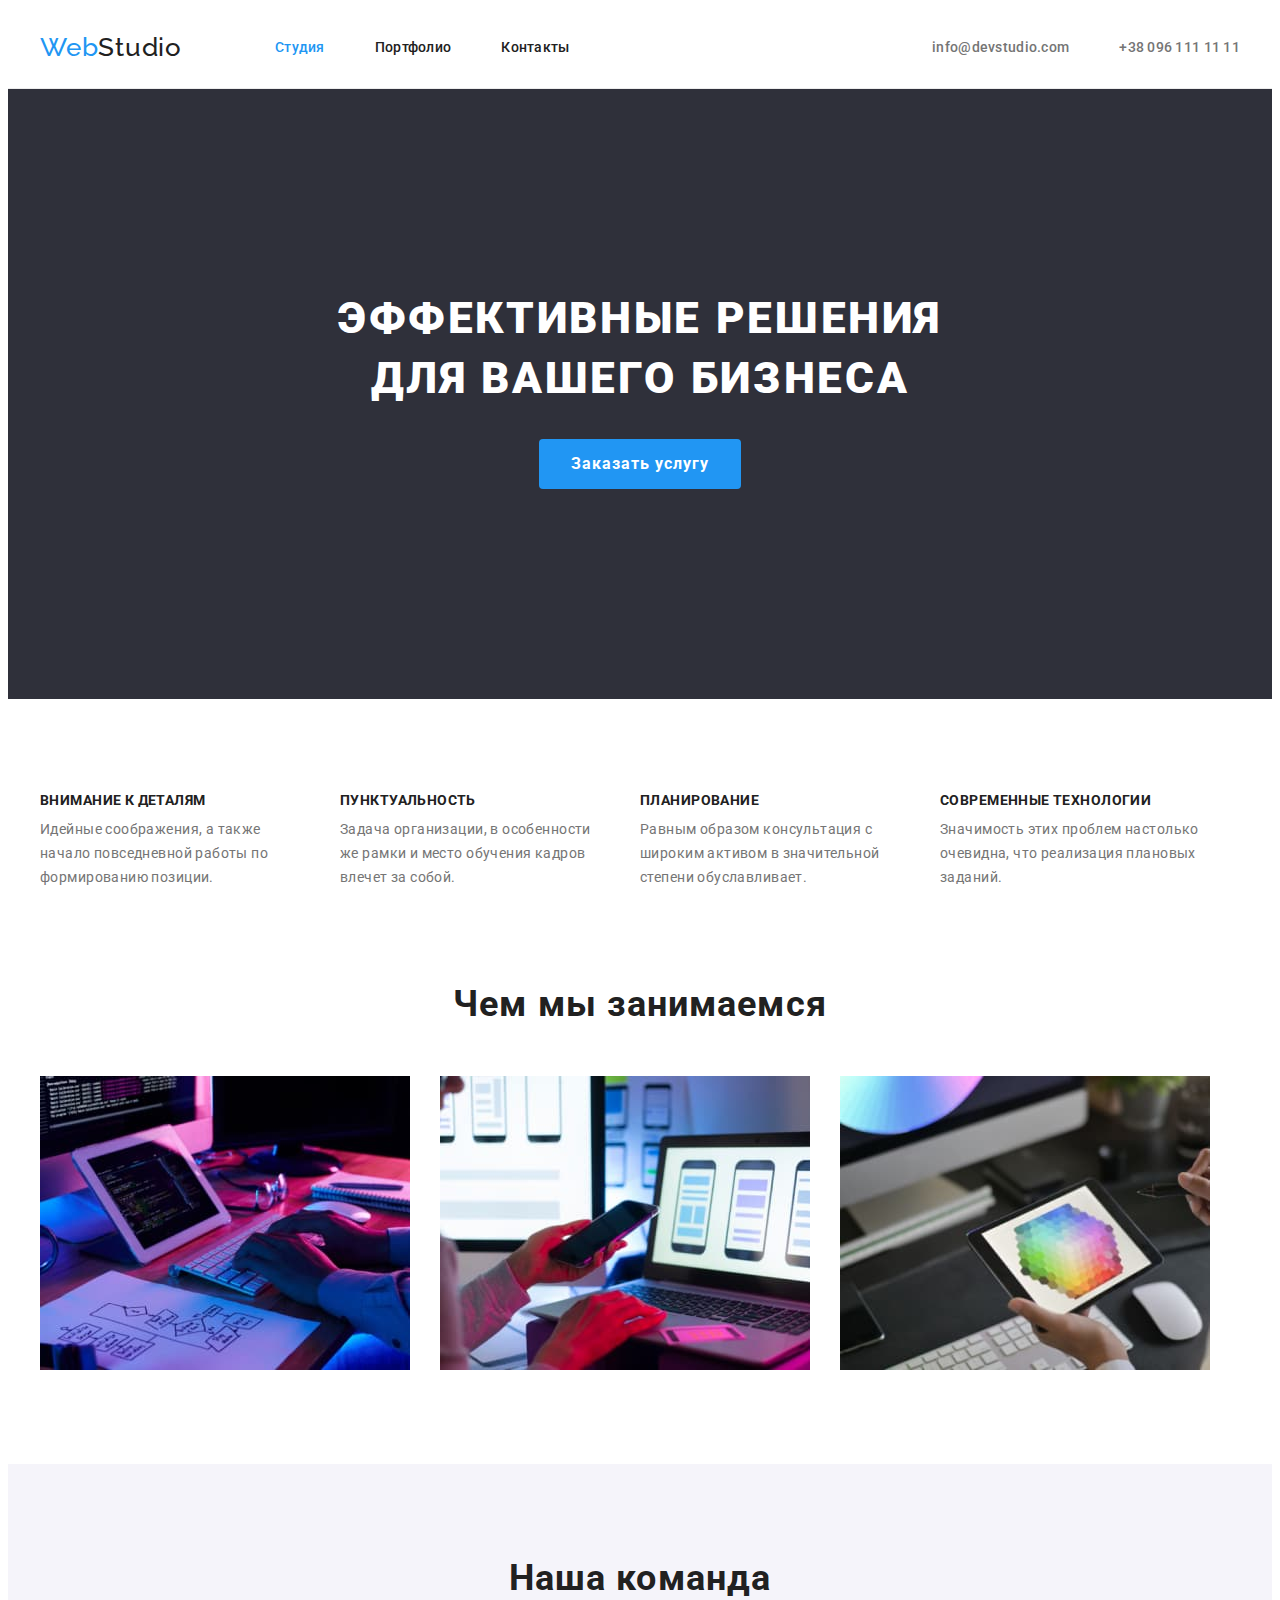
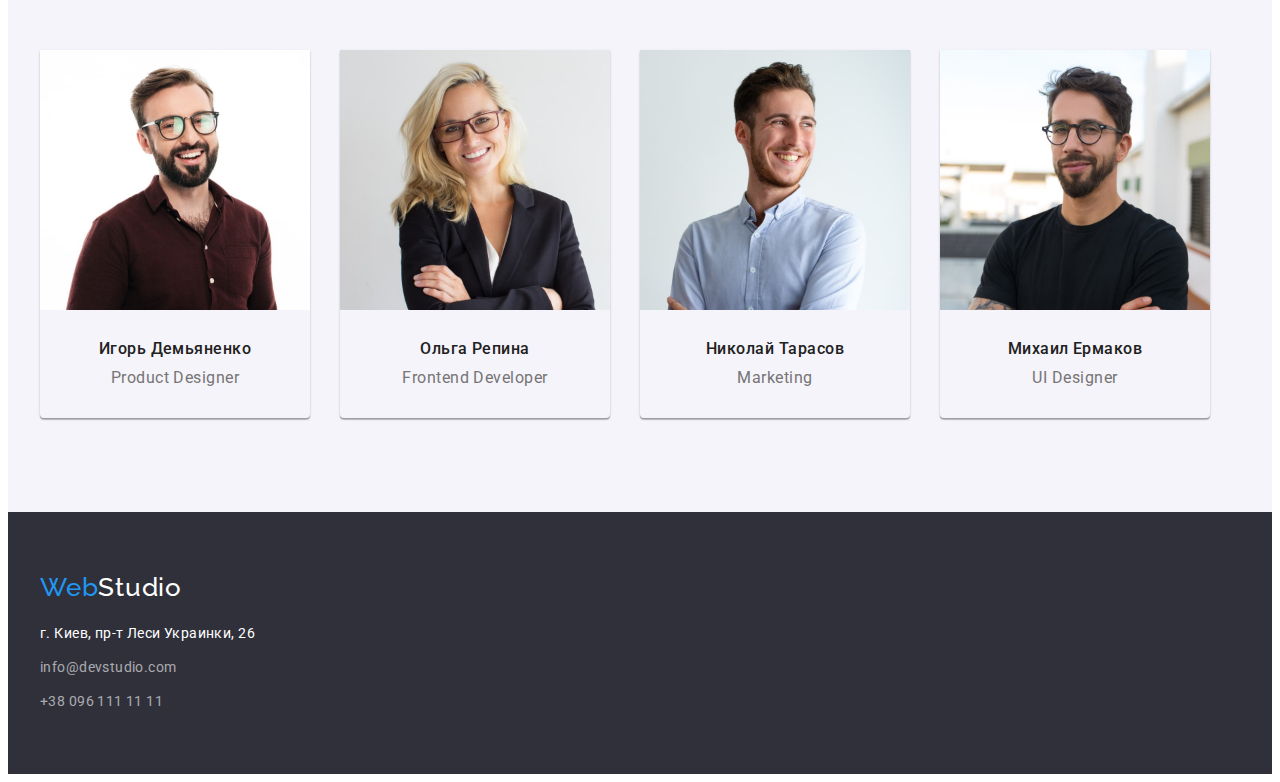
<file: index.html>
<!DOCTYPE html>
<html lang="ru">

<head>
    <meta charset="UTF-8">
    <meta http-equiv="X-UA-Compatible" content="IE=edge">
    <meta name="viewport" content="width=device-width, initial-scale=1.0">
    <title>WebStudio</title>
    <link rel="preconnect" href="https://fonts.googleapis.com">
    <link rel="preconnect" href="https://fonts.gstatic.com" crossorigin>
    <link href="https://fonts.googleapis.com/css2?family=Raleway:wght@700&family=Roboto:wght@400;500;700;900&display=swap"
    rel="stylesheet">
    <link rel="stylesheet" href="https://cdnjs.cloudflare.com/ajax/libs/modern-normalize/1.1.0/modern-normalize.min.css"
        integrity="sha512-wpPYUAdjBVSE4KJnH1VR1HeZfpl1ub8YT/NKx4PuQ5NmX2tKuGu6U/JRp5y+Y8XG2tV+wKQpNHVUX03MfMFn9Q=="
        crossorigin="anonymous" referrerpolicy="no-referrer" />
    <link rel="stylesheet" href="./CSS/styles.css">
</head>

<body class="body">
    <!--Навигация и контакты-->
    <header class="header">   
        <div class="container header-container">              
        <nav class="navigation">
            <a class="link logo" href="/">Web<span class="part-logo">Studio</span></a>
            <ul class="nav-list list">
                <li class="nav-list-item">
                    <a class="link current" href="./index.html">Студия</a></li>
                <li class="nav-list-item">
                    <a class="link" href="./portfolio.html">Портфолио</a></li>
                <li class="nav-list-item">
                    <a class="link" href="">Контакты</a></li>
            </ul>
        </nav>
        <div class="">
        <ul class="contacts list">
            <li class="contacts-item">
                <a class="contacts-link link" href="mailto:info@devstudio.com">info@devstudio.com</a></li>
            <li class="contacts-item">
                <a class="contacts-link link" href="tel:+380961111111">+38 096 111 11 11</a></li>
        </ul>
        </div>
        </div>
    </header>
    <main>
        <!--Герой-->
        <section class="hero">     
            <div class="container">
            <h1 class="title">Эффективные решения <br>для вашего бизнеса</h1>
            <button class="hero-button btn" type="button">Заказать услугу</button> 
            </div>
        </section>
        <!--Секция 1 "качества"-->
        <section class="section-qualities">
            <div class="container">
            <h2 class="header-section-qualities">Мы гарантируем</h2>
            <ul class="qualities-list list">
                <li class="qualities-list-item">
                    <h3 class="qualities-head-list">Внимание к деталям</h3>
                    <p class="qualities-list-text">Идейные соображения, а также начало повседневной работы по формированию позиции.</p>
                </li>
                <li class="qualities-list-item"> 
                    <h3 class="qualities-head-list">Пунктуальность</h3>
                    <p class="qualities-list-text">Задача организации, в особенности же рамки и место обучения кадров влечет за собой.</p>
                </li>
                <li class="qualities-list-item">
                    <h3 class="qualities-head-list">Планирование</h3>
                    <p class="qualities-list-text">Равным образом консультация с широким активом в значительной степени обуславливает.</p>
                </li>
                <li class="qualities-list-item">
                    <h3 class="qualities-head-list">Современные технологии</h3>
                    <p class="qualities-list-text">Значимость этих проблем настолько очевидна, что реализация плановых заданий.</p>
                </li>
            </ul>
        </div>
        </section>
        <!--Секция 2 "Услуги"-->
        <section class="section-services">
            <div class="container">
            <h2 class="header-section">Чем мы занимаемся</h2>
            <ul class="services-list list">
                <li class="services-list-item">
                    <img src="./image/FrontEnd.jpg" alt="ФронтЕнд" width="370" class="service-img" />
                </li>
                <li class="services-list-item">
                    <img src="./image/Marketing.jpg" alt="Маркетинг" width="370" class="service-img" />
                </li>
                <li class="services-list-item">
                    <img src="./image/Designer.jpg" alt="Дизайн" width="370" class="service-img" />
                </li>
                
                </ul>
            </div>
        </section>
        <!--Секция 3 "Команда"-->
        <section class="section-team">
            <div class="container">
            <h2 class="header-section">Наша команда</h2>
            <ul class="team-list list">
                <li class="team-list-item team-border">
                    <img src="./image/IgorDemyanenko.jpg" alt="Дизайнер" width="270" class="team-img" />
                    <div class="names-position">
                    <h3 class="names">Игорь Демьяненко</h3>
                    <p class="position ">Product Designer</p>
                    </div>
                </li>
                <li class="team-list-item team-border">
                    <img src="./image/OlgaRepina.jpg" alt="Фронтенд разработчик" width="270" class="team-img" />
                    <div class="names-position">
                    <h3 class="names">Ольга Репина</h3>
                    <p class="position ">Frontend Developer</p>
                    </div>
                </li>
                <li class="team-list-item team-border">
                    <img src="./image/NikolaiTarasov.jpg" alt="Маркетинг" width="270" class="team-img" />
                    <div class="names-position">
                    <h3 class="names">Николай Тарасов</h3>
                    <p class="position">Marketing</p>
                    </div>
                </li>
                <li class="team-list-item team-border">
                    <img src="./image/MikhailErmakov.jpg" alt="Дизайнер интерфейсов" width="270" class="team-img" />
                    <div class="names-position">
                    <h3 class="names">Михаил Ермаков</h3>
                    <p class="position">UI Designer</p>
                    </div>
                </li>
            </ul>
            </div>
        </section>
        <footer class="footer">
            <div class="container">
            <a class="link logo" href="/">Web<span class="footer-part-logo">Studio</span></a>
            <address class="footer-address">
                <ul class="address-list list">
                    <li class="address-list-item">
                        <a class="address-list-location link" href="https://goo.gl/maps/WCJeutTfx12b1jP4A">г. Киев, пр-т Леси Украинки, 26</a></li>
                    <li class="address-list-item">
                        <a class="address-list-text link" href="mailto:info@devstudio.com">info@devstudio.com</a></li>
                    <li class="address-list-item">
                        <a class="address-list-text link" href="tel:+380961111111">+38 096 111 11 11</a></li>
                </ul>
            </address>
        </div>
        </footer>

    </main>
</body>

</html>
</file>
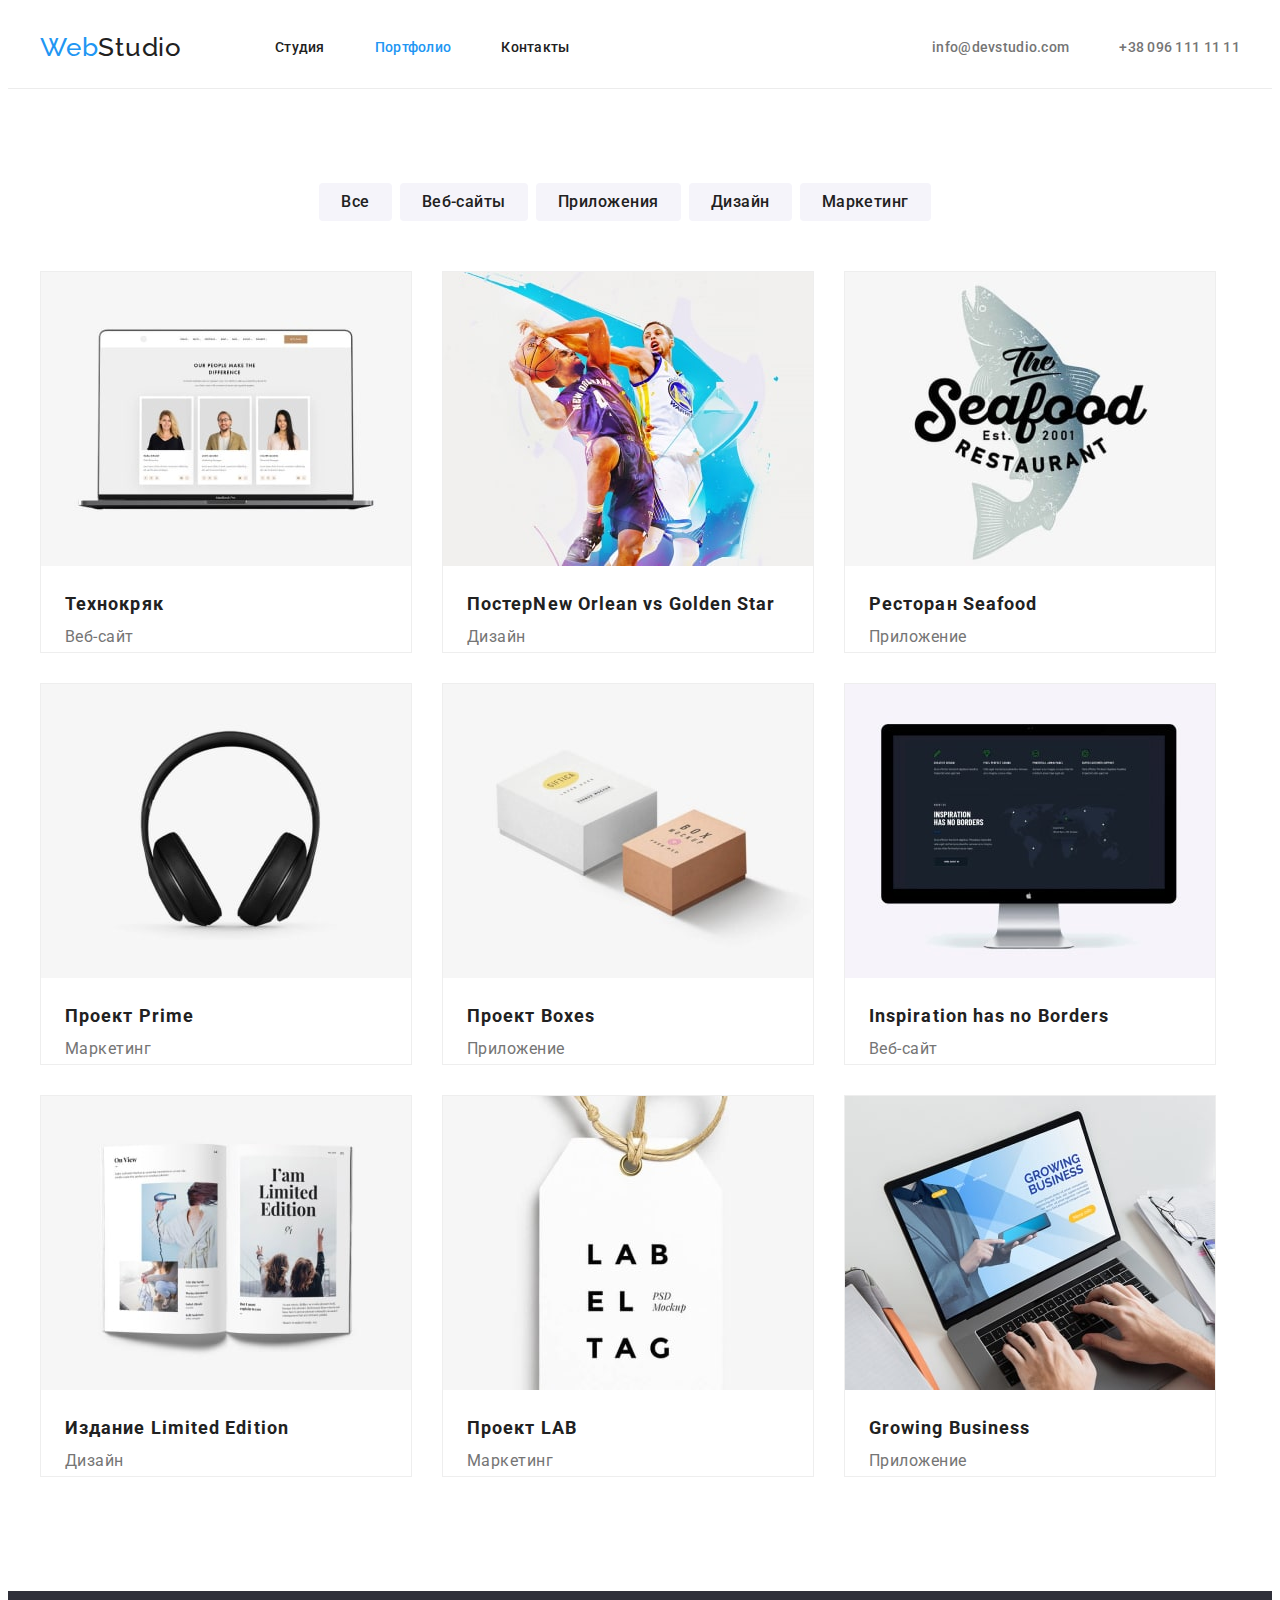
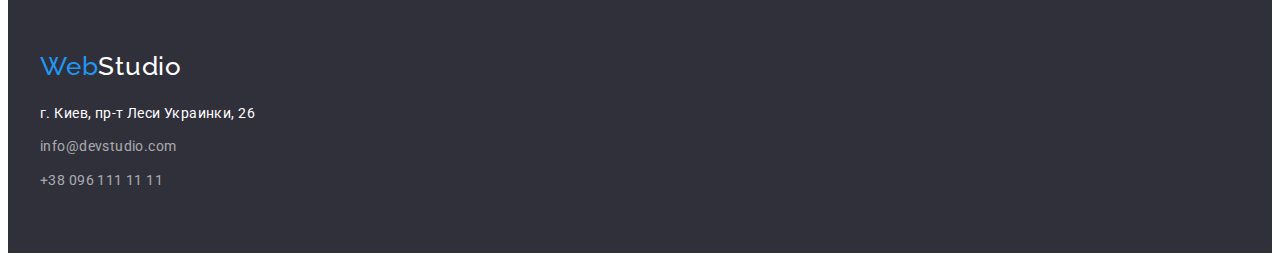
<file: portfolio.html>
<!DOCTYPE html>
<html lang="ru">

<head>
    <meta charset="UTF-8">
    <meta http-equiv="X-UA-Compatible" content="IE=edge">
    <meta name="viewport" content="width=device-width, initial-scale=1.0">
    <title>Portfolio</title>
    <link rel="preconnect" href="https://fonts.googleapis.com">
    <link rel="preconnect" href="https://fonts.gstatic.com" crossorigin>
    <link href="https://fonts.googleapis.com/css2?family=Raleway:wght@700&family=Roboto:wght@400;500;700;900&display=swap"
        rel="stylesheet">
    <link rel="stylesheet" href="https://cdnjs.cloudflare.com/ajax/libs/modern-normalize/1.1.0/modern-normalize.min.css"
            integrity="sha512-wpPYUAdjBVSE4KJnH1VR1HeZfpl1ub8YT/NKx4PuQ5NmX2tKuGu6U/JRp5y+Y8XG2tV+wKQpNHVUX03MfMFn9Q=="
            crossorigin="anonymous" referrerpolicy="no-referrer" />
    <link rel="stylesheet" href="./CSS/styles.css">
</head>
<body class="body">
    <!--Навигация и контакты-->
    <header class="header">
        <div class="container header-container">
            <nav class="navigation">
                <a class="link logo" href="/">Web<span class="part-logo">Studio</span></a>
                <ul class="nav-list list">
                    <li class="nav-list-item">
                        <a class="link" href="./index.html">Студия</a>
                    </li>
                    <li class="nav-list-item">
                        <a class="link current" href="./portfolio.html">Портфолио</a>
                    </li>
                    <li class="nav-list-item">
                        <a class="link" href="">Контакты</a>
                    </li>
                </ul>
            </nav>
            <div class="">
                <ul class="contacts list">
                    <li class="contacts-item">
                        <a class="contacts-link link" href="mailto:info@devstudio.com">info@devstudio.com</a>
                    </li>
                    <li class="contacts-item">
                        <a class="contacts-link link" href="tel:+380961111111">+38 096 111 11 11</a>
                    </li>
                </ul>
            </div>
        </div>
    </header>
    <section class="section-projects">
        <div class="container">
        <ul class="filters-list list">
            <li class="filters-list-item">
                <button class="filters-btn btn" type="button">Все</button></li>
            <li class="filters-list-item">
                <button class="filters-btn btn" type="button">Веб-сайты</button></li>
            <li class="filters-list-item">
                <button class="filters-btn btn" type="button">Приложения</button></li>
            <li class="filters-list-item">
                <button class="filters-btn btn" type="button">Дизайн</button></li>
            <li class="filters-list-item">
                <button class="filters-btn btn" type="button">Маркетинг</button></li>
        </ul>
        <h2 class="main-header-projects">Наши работы</h2>
        <ul class="projects-list list">
            <li class="projects-list-item">   
                <img src="./image/technoquack-min.jpg" alt="technoquack" width="370" class="projects-img" />
                <div class="projects-list-position">
                <h3 class="header-projects">Технокряк</h3>
                <p class="projects-text">Веб-сайт</p>
                </div>
            </li>
            <li class="projects-list-item">
                <img src="./image/NewOrleanvsGoldenStarposter-min.jpg" alt="New Orlean vs Golden Star poster" width="370" class="projects-img" />
                <div class="projects-list-position">               
                <h3 class="header-projects">Постер<span lang="en">New Orlean vs Golden Star</span></h3>
                <p class="projects-text">Дизайн</p>
                </div>
            </li>
            <li class="projects-list-item">
                <img src="./image/SeafoodRestaurant-min.jpg" alt="Seafood Restaurant" width="370" class="projects-img" />
                <div class="projects-list-position">                  
                <h3 class="header-projects">Ресторан <span lang="en">Seafood</span></h3>
                <p class="projects-text">Приложение</p>
                </div>
            </li>
            <li class="projects-list-item">
                <img src="./image/Primeproject-min.jpg" alt="Prime project" width="370" class="projects-img" />
                <div class="projects-list-position">           
                <h3 class="header-projects">Проект <span lang="en">Prime</span></h3>
                <p class="projects-text">Маркетинг</p>
                </div>
            </li>
            <li class="projects-list-item">
                
                <img src="./image/ProjectBoxes-min.jpg" alt="Project Boxes" width="370" class="projects-img" />
                <div class="projects-list-position">
                <h3 class="header-projects">Проект <span lang="en">Boxes</span></h3>
                <p class="projects-text">Приложение</p>
                </div>
            </li>
            <li class="projects-list-item">
                <img src="./image/InspirationhasnoBorders-min.jpg" alt="Inspiration has no Borders" width="370" class="projects-img" />
                <div class="projects-list-position">
                <h3 lang="en" class="header-projects">Inspiration has no Borders</h3>
                <p class="projects-text">Веб-сайт</p>
                </div>
            </li>
            <li class="projects-list-item">  
                <img src="./image/Limitededition-min.jpg" alt="Limited edition" width="370" class="projects-img" />
                <div class="projects-list-position">
                <h3 class="header-projects">Издание <span lang="en">Limited Edition</span></h3>
                <p class="projects-text">Дизайн</p>
                </div>
            </li>
            <li class="projects-list-item">
                
                <img src="./image/LABproject-min.jpg" alt="LAB project" width="370" class="projects-img" />
                <div class="projects-list-position">
                <h3 class="header-projects">Проект <span lang="en">LAB</span></h3>
                <p class="projects-text">Маркетинг</p>
                </div>
            </li>
            <li class="projects-list-item">
                
                <img src="./image/GrowingBusiness-min.jpg" alt="Growing Business" width="370" class="projects-img" />
                <div class="projects-list-position">
                <h3 lang="en" class="header-projects">Growing Business</h3>
                <p class="projects-text">Приложение</p>
                </div>
            </li>
            
        </ul>
        </div>
    </section>
<footer class="footer">
    <div class="container">
        <a class="link logo" href="/">Web<span class="footer-part-logo">Studio</span></a>
        <address class="footer-address">
            <ul class="address-list list">
                <li class="address-list-item">
                    <a class="address-list-location link" href="https://goo.gl/maps/WCJeutTfx12b1jP4A">г. Киев, пр-т
                        Леси Украинки, 26</a>
                </li>
                <li class="address-list-item">
                    <a class="address-list-text link" href="mailto:info@devstudio.com">info@devstudio.com</a>
                </li>
                <li class="address-list-item">
                    <a class="address-list-text link" href="tel:+380961111111">+38 096 111 11 11</a>
                </li>
            </ul>
        </address>
    </div>
</footer>
</body>
</file>
<file: CSS/styles.css>
/*========START COMPONENTS========*/
:root {
  --main-color: #212121;
  --accent-color: #2196f3;
  --secondary-text-color: #757575;
  --third-text-color: #ffffff;
  --primary-font-family: "Roboto", sans-serif;
  --secondary-font-family: "Raleway", sans-serif;
}
.list {
  list-style: none;
  padding: 0px;
  margin: 0px;
}
.link {
  text-decoration: none;
  font-family: var(--primary-font-family);
  font-style: normal;
  font-weight: 500;
  font-size: 14px;
  line-height: 1.14;
  letter-spacing: 0.02em;

  color: var(--main-color);
}

.link:hover,
.link:focus {
  color: var(--accent-color);
}

.btn {
  display: block;
  cursor: pointer;
}

.current {
  color: var(--accent-color);
}

.body {
  color: var(main-color);
  font-family: var(--primary-font-family);
}

h1,
h2,
h3,
h4,
h5,
p {
  margin-top: 0;
  margin-bottom: 0;
}

ul,
ol {
  margin-top: 0;
  margin-bottom: 0;
  padding-left: 0;
}

address {
  font-style: normal;
}

img {
  display: block;
}

.container {
  width: 1200px;
  margin-left: auto;
  margin-right: auto;
  padding-left: 15px;
  padding-right: 15px;
}

.header-container {
  display: flex;
  align-items: center;
  justify-content: space-between;
}

/*========END COMPONENTS========*/
/*========START HEADER========*/

.header {
  border-bottom: 1px solid #ececec;
}

.logo {
  padding-top: 24px;
  padding-bottom: 25px;
  margin-right: 93px;
  font-family: var(--secondary-font-family);
  font-size: 26px;
  line-height: 1.19;
  letter-spacing: 0.03em;
  color: var(--accent-color);
}

.part-logo {
  color: var(--main-color);
}

.contacts-item:not(:last-child) {
  margin-right: 50px;
}

.contacts-link {
  font-family: var(--primary-font-family);
  font-style: normal;
  font-weight: 500;
  font-size: 14px;
  line-height: 1.14;
  letter-spacing: 0.02em;
  color: var(--secondary-text-color);
}
.navigation {
  display: flex;
  align-items: center;
}
.nav-list {
  display: flex;
  align-items: center;
  font-family: var(--primary-font-family);
  font-style: normal;
  font-weight: 500;
  font-size: 14px;
  line-height: 1.14;
  letter-spacing: 0.02em;
  color: var(--main-color);
}

.nav-list-item:not(:last-child) {
  margin-right: 50px;
}
.nav-list-item .link {
  padding-top: 32px;
  padding-bottom: 32px;
}

.contacts {
  display: flex;
  font-family: var(--primary-font-family);
  font-style: normal;
  font-weight: 500;
  font-size: 14px;
  line-height: 1.14;
  letter-spacing: 0.02em;
  color: var(--secondary-text-color);
}

.contacts-link {
  padding-top: 35px;
  padding-bottom: 35px;
}

/*========END HEADER========*/
/*========START HERO========*/
.hero {
  background: #2f303a;
  padding-top: 200px;
  padding-bottom: 210px;
}

.title {
  margin-bottom: 30px;
  font-family: var(--primary-font-family);
  font-style: normal;
  font-weight: 900;
  font-size: 44px;
  line-height: 1.36;
  letter-spacing: 0.06em;
  text-transform: uppercase;
  text-align: center;
  color: var(--third-text-color);
}

.hero-button {
  margin: 0 auto;
  border: none;
  padding-top: 10px;
  padding-bottom: 10px;
  padding-right: 32px;
  padding-left: 32px;
  border-radius: 4px;
  font-family: var(--primary-font-family);
  font-style: normal;
  font-weight: bold;
  font-size: 16px;
  line-height: 1.87;
  display: block;
  align-items: center;
  letter-spacing: 0.06em;
  color: var(--third-text-color);
  background: var(--accent-color);
}
.hero-button:hover,
.hero-button:focus {
  background: #188ce8;
}

/*========END HERO========*/
/*========1 SECTION START========*/
.section-qualities {
  padding-bottom: 94px;
  padding-top: 94px;
}
.header-section-qualities {
  display: none;
}
.qualities-head-list {
  margin-bottom: 10px;
}
.qualities-list {
  display: flex;
}
.qualities-list-item {
  width: 270px;
}
.qualities-list-item:not(:last-child) {
  margin-right: 30px;
}
.qualities-head-list {
  font-family: var(--primary-font-family);
  font-style: normal;
  font-weight: bold;
  font-size: 14px;
  line-height: 1.14;
  letter-spacing: 0.03em;
  text-transform: uppercase;

  color: var(--main-color);
}

.qualities-list-text {
  font-family: var(--primary-font-family);
  font-style: normal;
  font-weight: normal;
  font-size: 14px;
  line-height: 1.71;

  letter-spacing: 0.03em;

  color: var(--secondary-text-color);
}
/*========1 SECTION END========*/
/*========2 SECTION START========*/

.section-services {
  padding-bottom: 94px;
}

.header-section {
  margin-bottom: 50px;
  font-family: var(--primary-font-family);
  font-style: normal;
  font-weight: bold;
  font-size: 36px;
  line-height: 1.16;
  letter-spacing: 0.03em;
  text-align: center;
  color: var(--main-color);
}
.services-list {
  display: flex;
}
.services-list-item:not(:last-child) {
  padding-right: 30px;
}

/*========2 SECTION END========*/
/*========3 SECTION START========*/
.section-team {
  padding-top: 94px;
  background: #f5f4fa;
  padding-bottom: 94px;
}

.team-list {
  display: flex;
}
.team-list-item:not(:last-child) {
  margin-right: 30px;
}
.team-list-item {
  box-shadow: 0px 1px 3px rgba(0, 0, 0, 0.12), 0px 1px 1px rgba(0, 0, 0, 0.14),
    0px 2px 1px rgba(0, 0, 0, 0.2);
  border-radius: 0px 0px 4px 4px;
}

.names-position {
  padding-top: 30px;
  padding-bottom: 30px;
}
.names {
  padding-bottom: 10px;
  font-family: var(--primary-font-family);
  font-style: normal;
  font-weight: 500;
  font-size: 16px;
  line-height: 1.18;
  text-align: center;
  letter-spacing: 0.03em;
  color: var(--main-color);
}

.position {
  font-family: var(--primary-font-family);
  font-style: normal;
  font-weight: normal;
  font-size: 16px;
  line-height: 1.18;
  text-align: center;
  letter-spacing: 0.03em;

  color: var(--secondary-text-color);
}
/*========3 SECTION END========*/
/*========PORTFOLIO START========*/
.section-projects {
  padding-top: 94px;
  padding-bottom: 114px;
}
.main-header-projects {
  display: none;
}

.filters-list {
  margin-bottom: 50px;
  display: flex;
  justify-content: center;
  padding-right: 30px;
}

.filters-list-item:not(:last-child) {
  margin-right: 8px;
}
.filters-btn {
  padding-top: 6px;
  padding-bottom: 6px;
  padding-right: 22px;
  padding-left: 22px;
  background: #f5f4fa;
  border: none;
  border-radius: 4px;
  font-family: var(--primary-font-family);
  font-style: normal;
  font-weight: 500;
  font-size: 16px;
  line-height: 1.62;
  text-align: center;
  letter-spacing: 0.03em;
  color: var(--main-color);
}
.filters-btn:hover,
.filters-btn:focus {
  background: var(--accent-color);
  color: var(--third-text-color);
}

.projects-list {
  margin-right: -30px;
  display: flex;
  flex-wrap: wrap;
}

.projects-list-item {
  background: #ffffff;
  border: 1px solid #eeeeee;
  box-sizing: border-box;
}

.projects-list-item:not(:nth-child(3n)) {
  margin-right: 30px;
}

.projects-list-item:not(:nth-last-child(-n + 3)) {
  margin-bottom: 30px;
}

.projects-img {
  width: 370px;
  padding-bottom: 20px;
}

.header-projects {
  padding-left: 24px;
  padding-right: 24px;
  font-family: var(--primary-font-family);
  font-style: normal;
  font-weight: bold;
  font-size: 18px;
  line-height: 2;
  letter-spacing: 0.06em;
  color: var(--main-color);
}

.projects-text {
  padding-left: 24px;
  font-family: var(--primary-font-family);
  font-style: normal;
  font-weight: normal;
  font-size: 16px;
  line-height: 1.87;
  letter-spacing: 0.03em;
  color: var(--secondary-text-color);
}
/*========PORTFOLIO END========*/
/*========FOOTER START========*/
.footer {
  background: #2f303a;
  padding-top: 60px;
  padding-bottom: 60px;
}
.footer-address {
  margin-top: 20px;
}
.address-list-location {
  font-family: var(--primary-font-family);
  font-style: normal;
  font-weight: normal;
  font-size: 14px;
  line-height: 1.71;
  letter-spacing: 0.03em;
  color: var(--third-text-color);
}
.footer-part-logo {
  color: var(--third-text-color);
}
.address-list-item:not(:last-child) {
  margin-bottom: 10px;
}
.address-list-text {
  font-family: var(--primary-font-family);
  font-style: normal;
  font-weight: normal;
  font-size: 14px;
  line-height: 1.71;

  letter-spacing: 0.03em;

  color: rgba(255, 255, 255, 0.6);
}
/*========FOOTER END========*/
</file>
